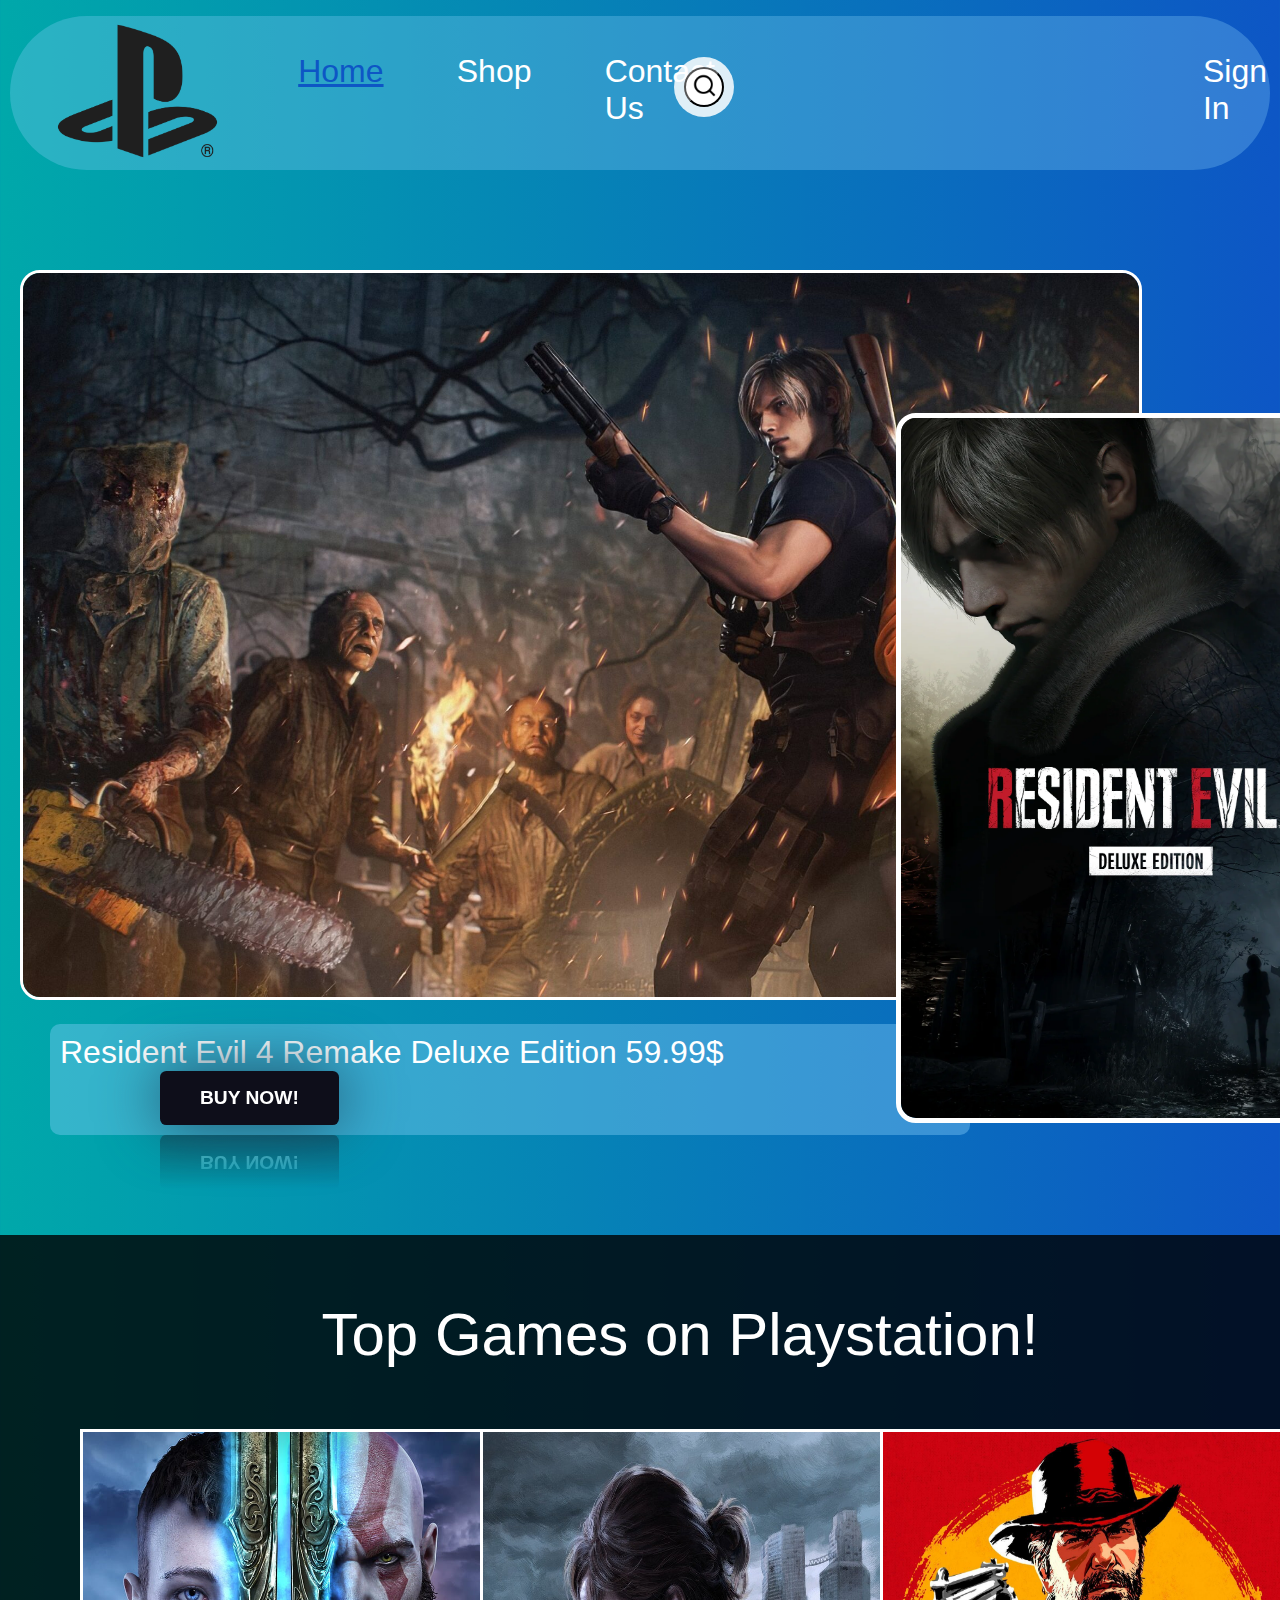
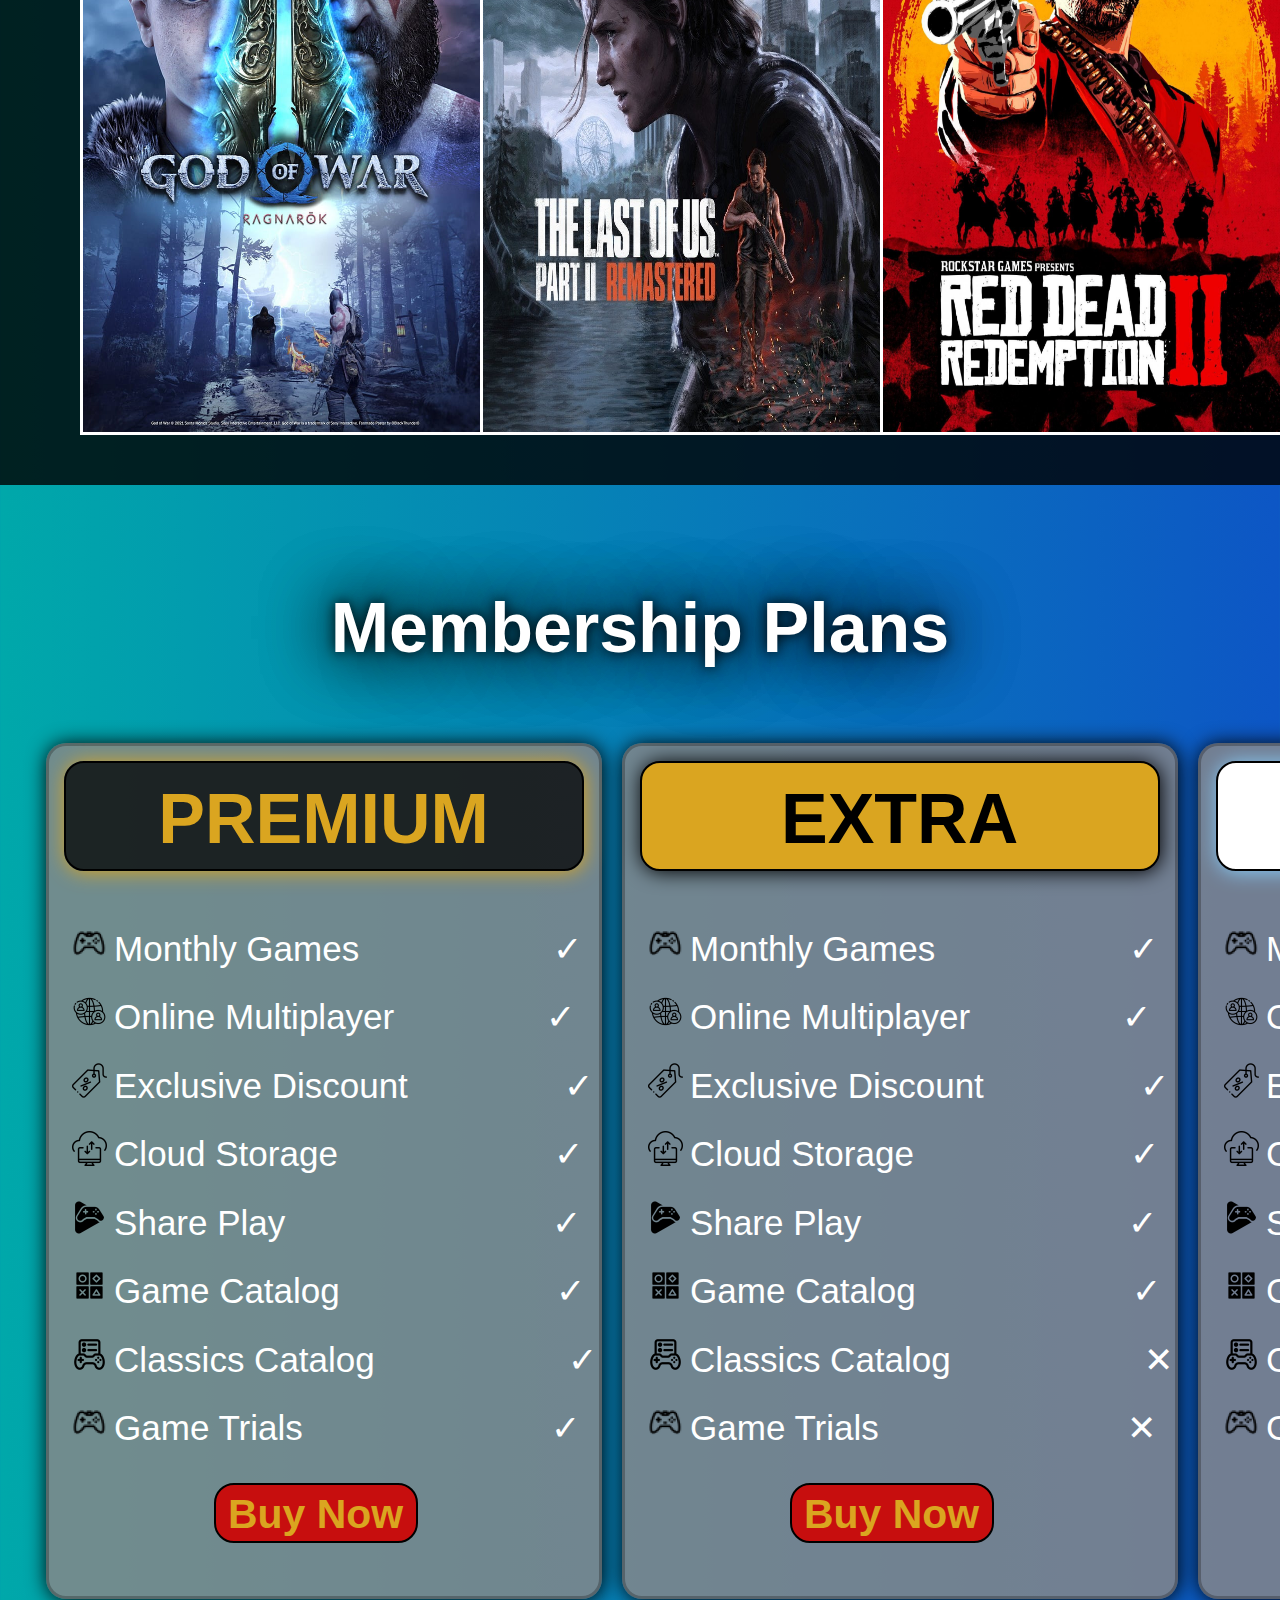
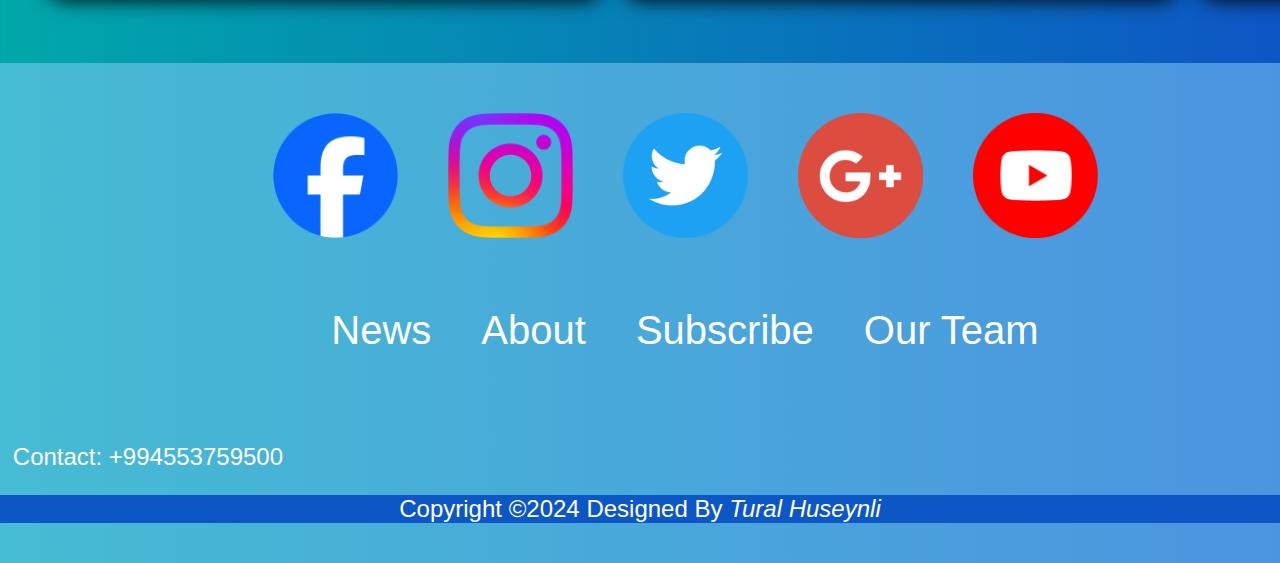
<file: index.html>
<!DOCTYPE html>
<html lang="en">
<head>
    <meta name="author" content="Tural Huseynli">
    <meta charset="UTF-8">
    <meta name="viewport" content="width=device-width, initial-scale=1.0">
    <link rel="stylesheet" href="style.css">
    <link rel="icon" type="image/x-icon" href="playstation.ico">
    <title>Playstation</title>
</head>
<body>
    <div class="first_body">
        <header>
            <div class="header">
                <ul class="ul_header">
                    <li><img class="playstation_logo" src="playstation-logo.png" alt=""></li>
                    <li class="header_elements home_li"><a href="index.html">Home</a></li>
                    <li class="header_elements shop_li"><a href="index3.html">Shop</a></li>
                    <li class="header_elements"><a >Contact Us</a></li>
                    <li class="header_elements button_sign_el"><a href="index2.html" class="button_sign">Sign In</a></li>
                    <li><img class="user_icon" src="user_icon.png" alt=""></li>
                </ul>
            </div>
        </header>
        
        <div class="searchBox">
            <input class="searchInput" type="text" name="" placeholder="Search">
            <button class="searchButton" href="#">
                <i class="material-icons"><img class="search_button_logo" src="search.png" alt=""></i>
            </button>
        </div>
        <div class="top_game">
            <div class="screen_div">
                <a href="" class="column col-xs-6">
                    <span class="text">
                        Survival is just the beginning.

                <br><br>Six years have passed since the biological disaster in Raccoon City.
                Agent Leon S. Kennedy, one of the survivors of the incident, has been sent to rescue the president’s kidnapped daughter.
                He tracks her to a secluded European village, where there is something terribly wrong with the locals.
                And the curtain rises on this story of daring rescue and grueling horror where life and death, terror and catharsis intersect.
                
                <br><br>Featuring modernized gameplay, a reimagined storyline, and vividly detailed graphics,
                Resident Evil 4 marks the rebirth of an industry juggernaut.
                
                <br><br>Relive the nightmare that revolutionized survival horror.
                </span>
                <img class="screen" src="Re4_screenshot.jpg" alt="">
                </a>
            </div>
            <div class="re4_img">
                <img class="re4" src="Re4.webp" alt="">
            </div>
            <div class="btn_div">
                <span>Resident Evil 4 Remake Deluxe Edition 59.99$</span>
                <button class="btn">
                    <a href="https://store.steampowered.com/app/2050650/Resident_Evil_4/">Buy Now!</a>
                </button>
            </div>
        </div>
        <div class="back_photos">
            <div class="top_sale"><p>Top Games on Playstation!</p></div>
            <div class="photos">
                <div class="larger1">
                    <img class="photo one_img" src="Gof.jpg" alt="">
                    <div class="txt_photo">Together, Kratos and Atreus venture deep into the Nine Realms in search of answers as Asgardian forces prepare for war. Along the way they will explore stunning, mythical landscapes, gather allies from across the realms and face fearsome enemies in the form of Norse gods and monsters.</div>
                </div>
                <div class="larger1">
                    <img class="photo two_img"  src="the_last_of_us_2.jpg" alt="">
                    <div class="txt_photo">Five years after their dangerous journey across the post-pandemic United States, Ellie and Joel have settled down in Jackson, Wyoming. Living amongst a thriving community of survivors has allowed them peace and stability, despite the constant threat of the infected and other, more desperate survivors.</div>
                </div>
                <div class="larger1">
                    <img class="photo three_img" src="rdr2.jpg" alt="">
                    <div class="txt_photo">America, 1899. The end of the wild west era has begun as lawmen hunt down the last remaining outlaw gangs. Those who will not surrender or succumb are killed.From the creators of Grand Theft Auto V and Red Dead Redemption, Red Dead Redemption 2 is an epic tale of life in America at the dawn of the modern age.</div>
                </div>
                <div class="larger1">
                    <img class="photo four_img" src="Uncharted4.webp" alt="">
                    <div class="txt_photo">Several years after his last adventure, retired fortune hunter, Nathan Drake, is forced back into the world of thieves. With the stakes much more personal, Drake embarks on a globe-trotting journey in pursuit of a historical conspiracy behind a fabled pirate treasure. </div>
                </div>
            </div>
        </div>
        <div class="m_plan"><h1>Membership Plans</h1></div>
        <div class="plan_membership">
            <div class="membership">
                <div class="premium_header">
                    <h1>PREMIUM</h1>
                </div>
                <div class="category">
                    <ul>
                        <li class="first_li">Monthly Games          <span>✓</span></li>
                        <li class="second_li">Online Multiplayer    <span>✓</span></li>
                        <li class="third_li">Exclusive Discount     <span>✓</span></li>
                        <li class="fourth_li">Cloud Storage         <span>✓</span></li>
                        <li class="fifth_li">Share Play             <span>✓</span></li>
                        <li class="sixth_li">Game Catalog           <span>✓</span></li>
                        <li class="seventh_li">Classics Catalog     <span>✓</span></li>
                        <li class="eightth_li">Game Trials          <span>✓</span></li>
                    </ul>
                </div>
                <div class="buy">
                    <h3>Buy Now</h3>
                </div>
            </div>
            <div class="membership">
                <div class="premium_header2">
                    <h1>EXTRA</h1>
                </div>
                <div class="category">
                    <ul>
                        <li class="first_li">Monthly Games          <span>✓</span></li>
                        <li class="second_li">Online Multiplayer    <span>✓</span></li>
                        <li class="third_li">Exclusive Discount     <span>✓</span></li>
                        <li class="fourth_li">Cloud Storage         <span>✓</span></li>
                        <li class="fifth_li">Share Play             <span>✓</span></li>
                        <li class="sixth_li">Game Catalog           <span>✓</span></li>
                        <li class="seventh_li">Classics Catalog     <span>✕</span></li>
                        <li class="eightth_li">Game Trials          <span>✕</span></li>
                    </ul>
                </div>
                <div class="buy">
                    <h3>Buy Now</h3>
                </div>
            </div>
            <div class="membership">
                <div class="premium_header3">
                    <h1>ESSENTIAL</h1>
                </div>
                <div class="category">
                    <ul>
                        <li class="first_li">Monthly Games          <span>✓</span></li>
                        <li class="second_li">Online Multiplayer    <span>✓</span></li>
                        <li class="third_li">Exclusive Discount     <span>✓</span></li>
                        <li class="fourth_li">Cloud Storage         <span>✓</span></li>
                        <li class="fifth_li">Share Play             <span>✕</span></li>
                        <li class="sixth_li">Game Catalog           <span>✕</span></li>
                        <li class="seventh_li">Classics Catalog     <span>✕</span></li>
                        <li class="eightth_li">Game Trials          <span>✕</span></li>
                    </ul>
                </div>
                <div class="buy">
                    <h3>Buy Now</h3>
                </div>
            </div>
        </div>
        <footer>
            <div class="footer_div">
                <div class="social_logo">
                    <ul class="social_ul">
                        <li><a href="https://www.facebook.com/tural.huseynli.7771"><img class="social_icon fb" src="Facebook.webp" alt=""></a></li>
                        <li><a href="https://www.instagram.com/th_huseynvv/"><img class="social_icon inst" src="Instagram.png" alt=""></a></li>
                        <li><a href="https://twitter.com/"><img class="social_icon twt" src="twitter.png" alt=""></a></li>
                        <li><a href="https://mail.google.com/mail/u/0/"><img class="social_icon ggl" src="Google+.png" alt=""></a></li>
                        <li><a href="https://www.youtube.com/"><img class="social_icon ytb" src="Youtube.png" alt=""></a></li>
                    </ul>
                    <ul class="social_ul">
                        <li><span>News</span></li>
                        <li><span>About</span></li>
                        <li><span>Subscribe</span></li>
                        <li><span>Our Team</span></li>
                    </ul>
                </div>
                <div class="phone_number">
                    <span>Contact: +994553759500</span>
                </div>
                <div class="copyright">
                    <p>Copyright ©2024 Designed By <span class="my_name">Tural Huseynli</span></p>
                </div>
            </div>
        </footer>
    </div>
</body>
</html>
</file>
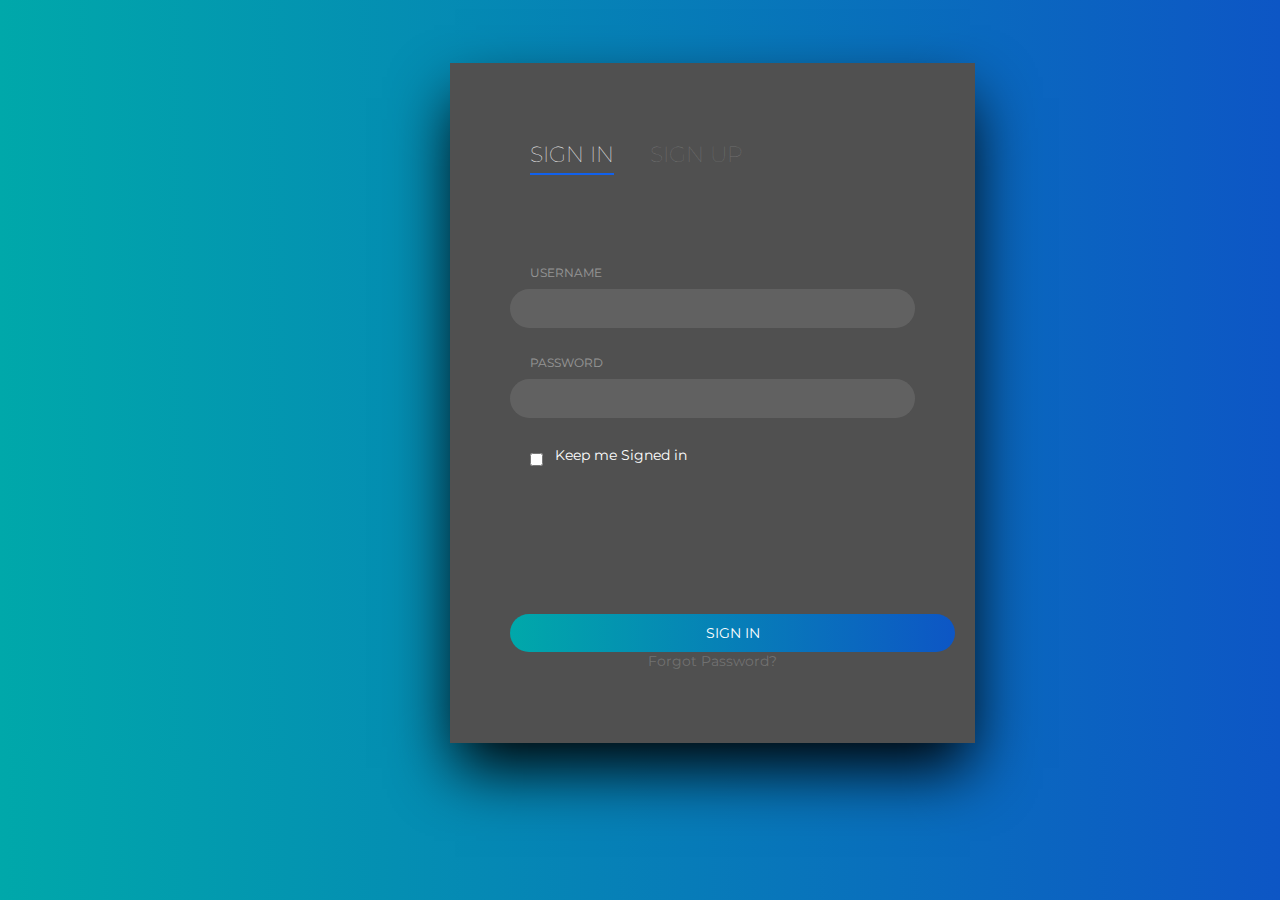
<file: index2.html>
<!DOCTYPE html>
<html lang="en">
<head>
    <meta name="author" content="Tural Huseynli">
    <meta charset="UTF-8">
    <meta name="viewport" content="width=device-width, initial-scale=1.0">
    <link rel="stylesheet" href="style2.css">
    <link rel="icon" type="image/x-icon" href="playstation.ico">
    <title>Playstation</title>
</head>
<body>
        <!--  -->
            <link href='https://fonts.googleapis.com/css?family=Montserrat' rel='stylesheet' type='text/css'>

        <div class="login">
        <h2 class="active"> sign in </h2>

        <h2 class="nonactive"> sign up </h2>
        <form>
            <input type="text" class="text" name="username">
            <span>username</span>
            <br>
            <br>
            <input type="password" class="text" name="password">
            <span>password</span>
            <br>
            <input type="checkbox" id="checkbox-1-1" class="custom-checkbox" />
            <label for="checkbox-1-1">Keep me Signed in</label>
            <a href="index.html" class="signin">Sign In</a>
            <a href="#">Forgot Password?</a>
        </form>

        </div>
        <!--  -->
</body>
</html>
</file>
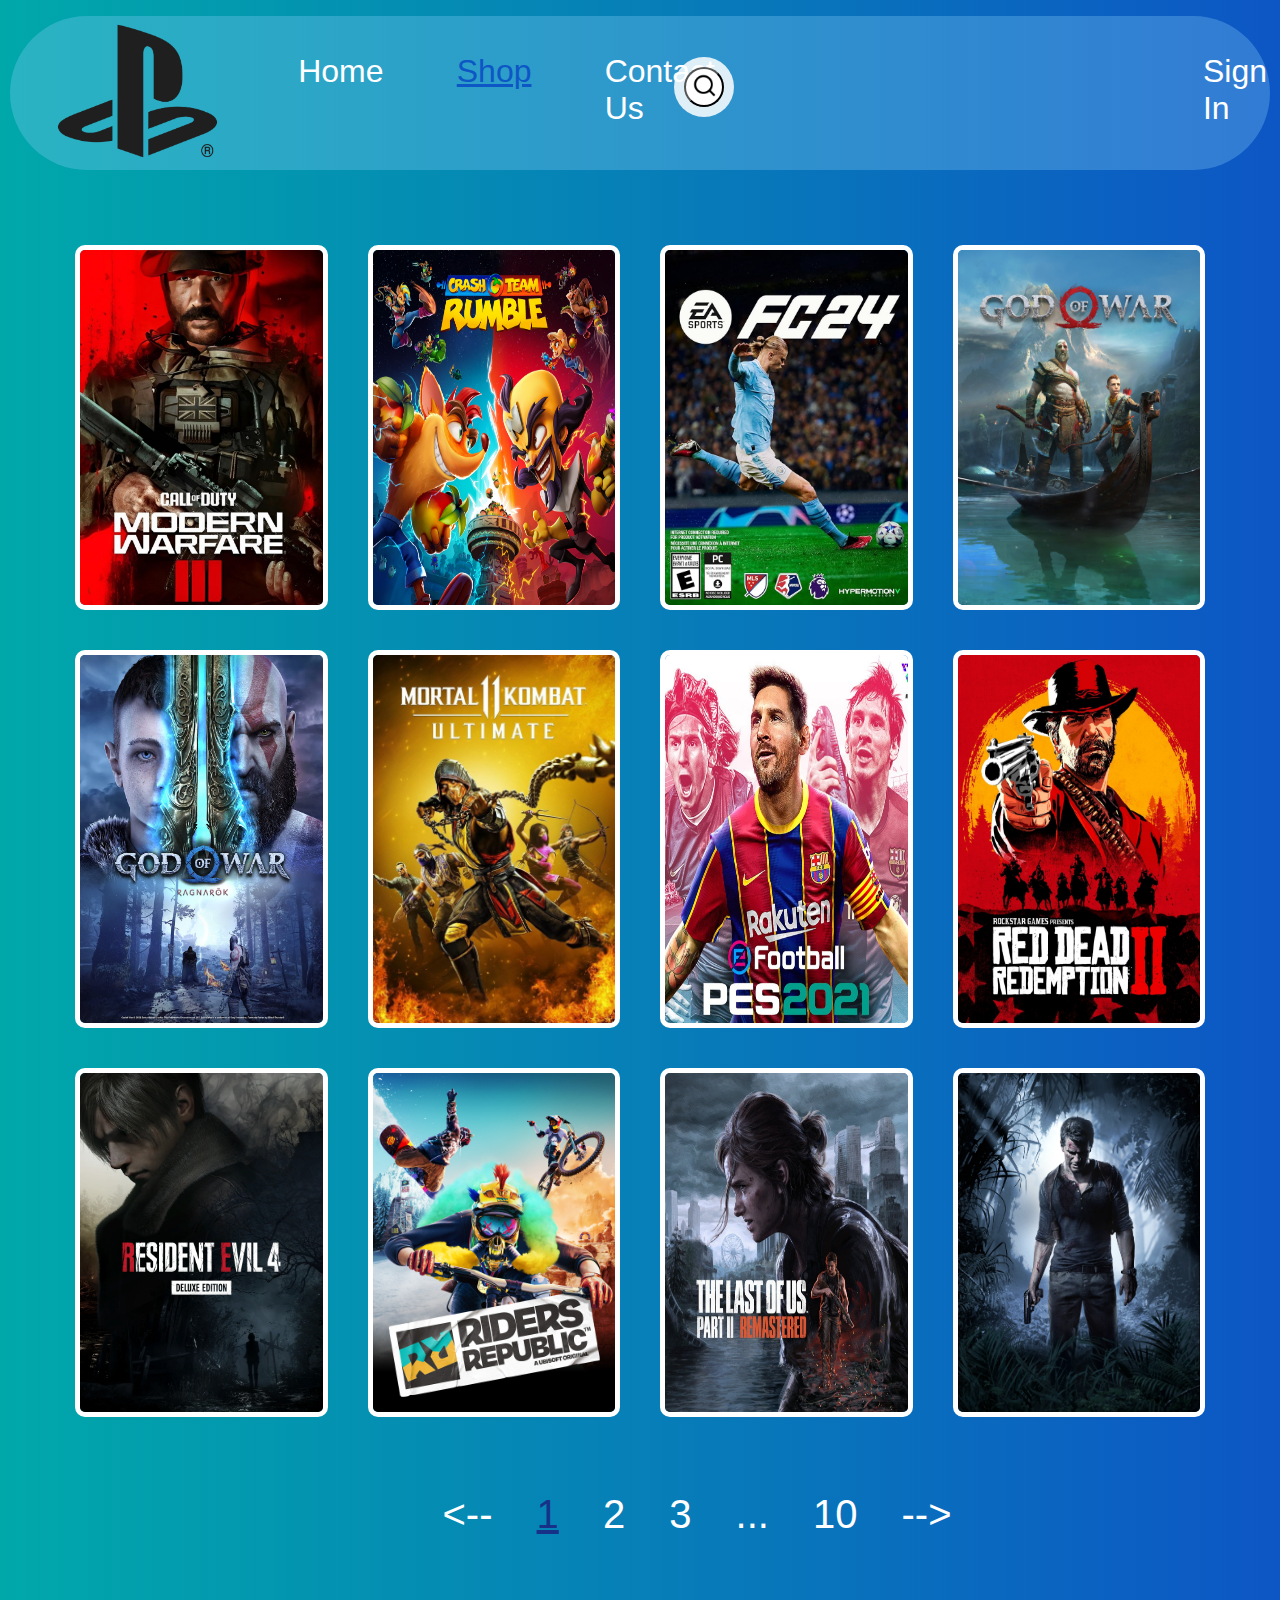
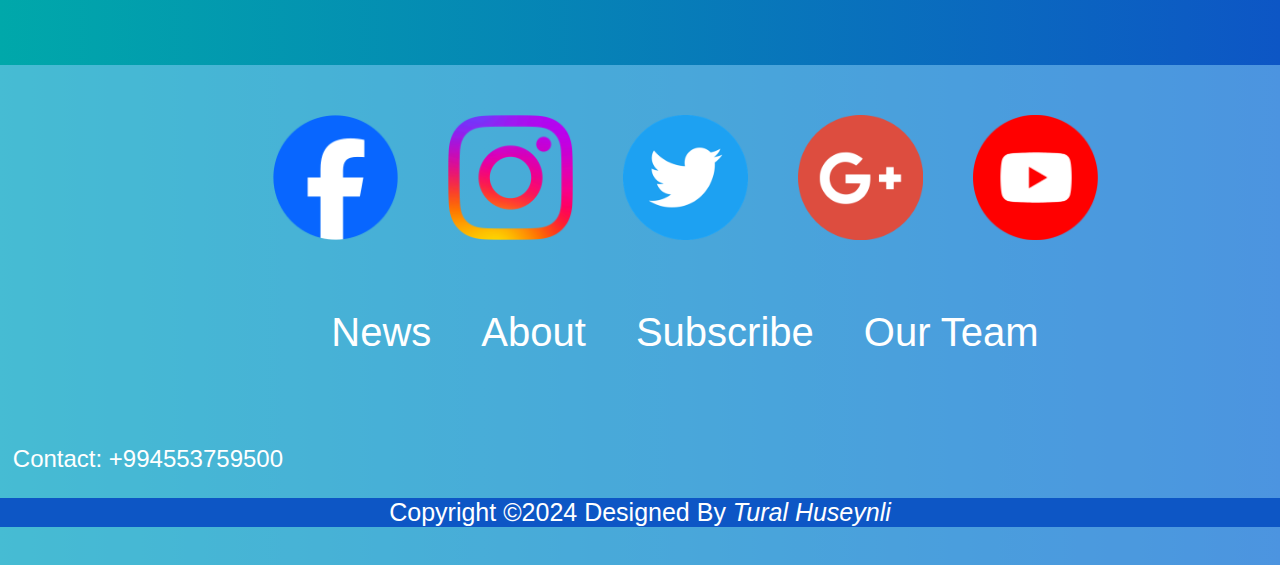
<file: index3.html>
<!DOCTYPE html>
<html lang="en">
<head>
    <meta name="author" content="Tural Huseynli">
    <meta charset="UTF-8">
    <meta name="viewport" content="width=device-width, initial-scale=1.0">
    <link rel="stylesheet" href="style3.css">
    <link rel="icon" type="image/x-icon" href="playstation.ico">
    <title>Playstation</title>
</head>
<body>
    <header>
        <div class="header">
            <ul class="ul_header">
                <li><img class="playstation_logo" src="playstation-logo.png" alt=""></li>
                <li class="header_elements home_li"><a href="index.html">Home</a></li>
                <li class="header_elements shop_li"><a href="index3.html">Shop</a></li>
                <li class="header_elements"><a >Contact Us</a></li>
                <li class="header_elements button_sign_el"><a href="index2.html" class="button_sign">Sign In</a></li>
                <li><img class="user_icon" src="user_icon.png" alt=""></li>
            </ul>
        </div>
    </header>
    <div class="searchBox">
        <input class="searchInput" type="text" name="" placeholder="Search">
        <button class="searchButton" href="#">
            <i class="material-icons"><img class="search_button_logo" src="search.png" alt=""></i>
        </button>
    </div>
    <!--  -->
    <div class="container">
        <div class="card">
            <div class="img-box">
                <img src="Shop elements/CODmw3.jpg" alt="">
            </div>
            <div class="content">
                <h2>Call Of Duty MW III<br><span>129.99 $</span></h2>
                <p>Call of Duty: Modern Warfare III is a 2023 first-person shooter video game developed by Sledgehammer Games and published by Activision.</p>
            </div>
        </div>
        <div class="card">
            <div class="img-box">
                <img src="Shop elements/crash.webp" alt="">
            </div>
            <div class="content">
                <h2>Crash Team Rumble<br><span>59.99 $</span></h2>
                <p>Crash is back in the driver’s seat! Get ready to go fur-throttle with Crash Team Racing Nitro-Fueled. It’s the authentic CTR experience plus a whole lot more</p>
            </div>
        </div>
        <div class="card">
            <div class="img-box">
                <img src="Shop elements/fc24.jpg" alt="">
            </div>
            <div class="content">
                <h2>EA FC 24<br><span>109.99 $</span></h2>
                <p>EA SPORTS FC 24 is a new era for The World’s Game: 19,000+ fully licensed players, 700+ teams, and 30+ leagues playing together in the most authentic football experience ever created.</p>
            </div>
        </div>
        <div class="card">
            <div class="img-box">
                <img src="Shop elements/GodofWar.jpg" alt="">
            </div>
            <div class="content">
                <h2>God of War<br><span>39.99 $</span></h2>
                <p>A difficult and unfamiliar road awaits as you explore a stunning retelling of a classic story. Join Kratos as he adventures through a deep and reflective journey of growth, violence and the desire to become a better man for the sake of his son. </p>
            </div>
        </div>
        <div class="card">
            <div class="img-box">
                <img src="Shop elements/Gof.jpg" alt="">
            </div>
            <div class="content">
                <h2>God of War Ragnarok <br><span>149.99 $</span></h2>
                <p>From Santa Monica Studio comes the sequel to the critically acclaimed God of War (2018). Kratos and Atreus must journey to each of the Nine Realms in search of answers as they prepare for the prophesied battle that will end the world.</p>
            </div>
        </div>
        <div class="card">
            <div class="img-box">
                <img src="Shop elements/mk11.jpg" alt="">
            </div>
            <div class="content">
                <h2>Mortal Kombat 11<br><span>99.99 $</span></h2>
                <p>The definitive MK11 experience! Take control of Earthrealm’s protectors in the game’s TWO critically acclaimed, time-bending Story Campaigns as they race to stop Kronika from rewinding time and rebooting history.</p>
            </div>
        </div>
        <div class="card">
            <div class="img-box">
                <img src="Shop elements/pes2021.webp" alt="">
            </div>
            <div class="content">
                <h2>PES 2021 <br>Season update<br><span>29.99 $</span></h2>
                <p>Celebrate 25 years of PES with the eFootball PES 2021 Season Update available at a special anniversary price!</p>
            </div>
        </div>
        <div class="card">
            <div class="img-box">
                <img src="Shop elements/rdr2.jpg" alt="">
            </div>
            <div class="content">
                <h2>Red Dead Redemption 2<br><span>139.99 $</span></h2>
                <p>America, 1899. The end of the wild west era has begun as lawmen hunt down the last remaining outlaw gangs. Those who will not surrender or succumb are killed.</p>
            </div>
        </div>
        <div class="card">
            <div class="img-box">
                <img src="Shop elements/Re4.webp" alt="">
            </div>
            <div class="content">
                <h2>Resident Evil 4 Remake<br><span>Exclusive off<br>59.99 $</span></h2>
                <p>Featuring modernized gameplay, a reimagined storyline, and vividly detailed graphics,
                    Resident Evil 4 marks the rebirth of an industry juggernaut.</p>
            </div>
        </div>
        <div class="card">
            <div class="img-box">
                <img src="Shop elements/Rider_mehemmed.jpg" alt="">
            </div>
            <div class="content">
                <h2>Riders Republic<br><span>29.99 $</span></h2>
                <p>Jump into the Riders Republic™ massive multiplayer playground! Grab your bike, skis, snowboard, or wingsuit and explore an open world sports paradise where the rules are yours to make or break.</p>
            </div>
        </div>
        <div class="card">
            <div class="img-box">
                <img src="Shop elements/the_last_of_us_2.jpg" alt="">
            </div>
            <div class="content">
                <h2>The Last of Us Part II<br><span>179.99 $</span></h2>
                <p>Experience the escalating moral conflicts created by Ellie’s relentless pursuit of vengeance. The cycle of violence left in her wake will challenge your notions of right versus wrong, good versus evil, and hero versus villain.</p>
            </div>
        </div>
        <div class="card">
            <div class="img-box">
                <img src="Shop elements/Uncharted4.webp" alt="">
            </div>
            <div class="content">
                <h2>Uncharted 4<br><span>69.99 $</span></h2>
                <p>Drake embarks on a globe-trotting journey in pursuit of a historical conspiracy behind a fabled pirate treasure. His greatest adventure will test his physical limits, his resolve, and ultimately what he’s willing to sacrifice to save the ones he loves.</p>
            </div>
        </div>
    </div>
    <div class="pages">
        <div class="pages_container">
            <ul>
                <li><a class="no_underline" href=""><--</a></li>
                <li><a class="first_page" href="index3.html">1</a></li>
                <li><a class="no_underline" href="index4.html">2</a></li>
                <li><a class="no_underline" href="index5.html">3</a></li>
                <li><a class="no_underline" href="">...</a></li>
                <li><a class="no_underline" href="">10</a></li>
                <li><a class="no_underline" href="index4.html">--></a></li>
            </ul>
        </div>
    </div>
    <!--  -->
    <footer>
        <div class="footer_div">
            <div class="social_logo">
                <ul class="social_ul">
                    <li><a href="https://www.facebook.com/tural.huseynli.7771"><img class="social_icon fb" src="Facebook.webp" alt=""></a></li>
                    <li><a href="https://www.instagram.com/th_huseynvv/"><img class="social_icon inst" src="Instagram.png" alt=""></a></li>
                    <li><a href="https://twitter.com/"><img class="social_icon twt" src="twitter.png" alt=""></a></li>
                    <li><a href="https://mail.google.com/mail/u/0/"><img class="social_icon ggl" src="Google+.png" alt=""></a></li>
                    <li><a href="https://www.youtube.com/"><img class="social_icon ytb" src="Youtube.png" alt=""></a></li>
                </ul>
                <ul class="social_ul">
                    <li><span>News</span></li>
                    <li><span>About</span></li>
                    <li><span>Subscribe</span></li>
                    <li><span>Our Team</span></li>
                </ul>
            </div>
            <div class="phone_number">
                <span>Contact: +994553759500</span>
            </div>
            <div class="copyright">
                <p>Copyright ©2024 Designed By <span class="my_name">Tural Huseynli</span></p>
            </div>
        </div>
    </footer>
</body>
</html>
</file>
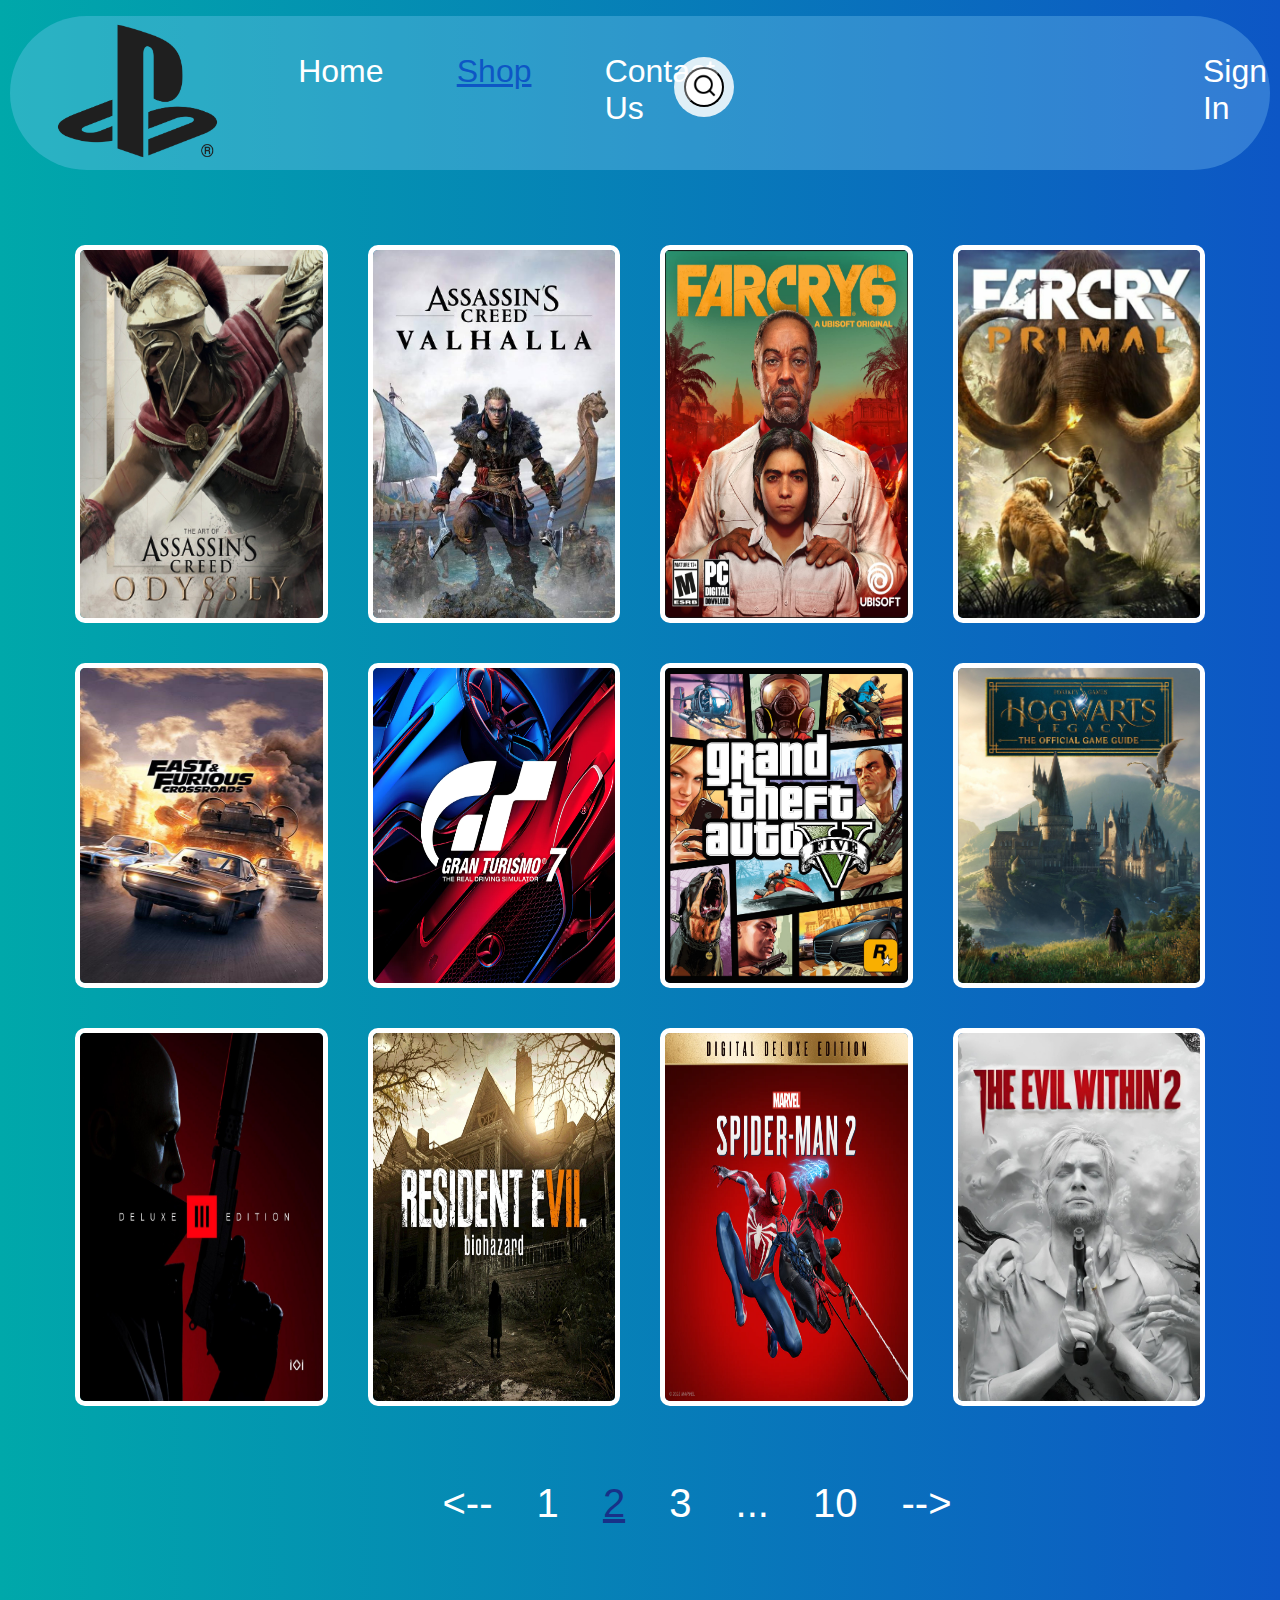
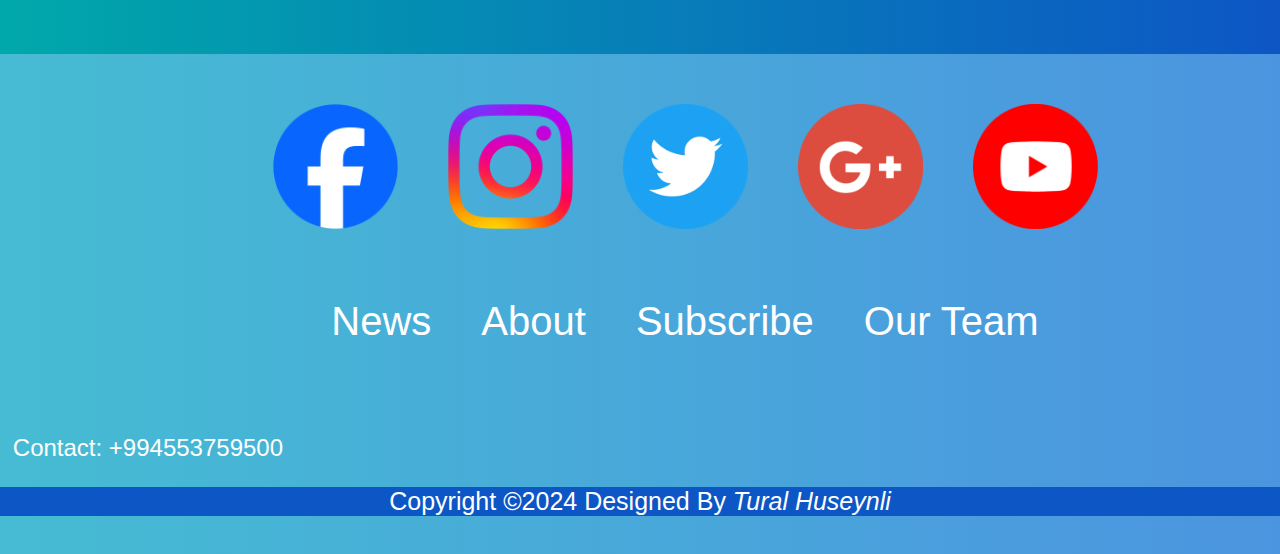
<file: index4.html>
<!DOCTYPE html>
<html lang="en">
<head>
    <meta name="author" content="Tural Huseynli">
    <meta charset="UTF-8">
    <meta name="viewport" content="width=device-width, initial-scale=1.0">
    <link rel="stylesheet" href="style3.css">
    <link rel="icon" type="image/x-icon" href="playstation.ico">
    <title>Playstation</title>
</head>
<body>
    <header>
        <div class="header">
            <ul class="ul_header">
                <li><img class="playstation_logo" src="playstation-logo.png" alt=""></li>
                <li class="header_elements home_li"><a href="index.html">Home</a></li>
                <li class="header_elements shop_li"><a href="index3.html">Shop</a></li>
                <li class="header_elements"><a >Contact Us</a></li>
                <li class="header_elements button_sign_el"><a href="index2.html" class="button_sign">Sign In</a></li>
                <li><img class="user_icon" src="user_icon.png" alt=""></li>
            </ul>
        </div>
    </header>
    <div class="searchBox">
        <input class="searchInput" type="text" name="" placeholder="Search">
        <button class="searchButton" href="#">
            <i class="material-icons"><img class="search_button_logo" src="search.png" alt=""></i>
        </button>
    </div>
    <!--  -->
    <div class="container">
        <div class="card">
            <div class="img-box">
                <img src="Shop elements 2/ACO.jpeg" alt="">
            </div>
            <div class="content">
                <h2>Assassin's Creed Odyssey<br><span>119.99 $</span></h2>
                <p>Embark on an odyssey to uncover the secrets of your past and change the fate of Ancient Greece. Experience seamless naval exploration, in a world that is constantly evolving and reacting as you play.</p>
            </div>
        </div>
        <div class="card">
            <div class="img-box">
                <img src="Shop elements 2/ACV.jpg" alt="">
            </div>
            <div class="content">
                <h2>Assassin's Creed Valhalla<br><span>139.99 $</span></h2>
                <p>Become a legendary Viking warrior raised on tales of battle and glory. Raid your enemies, grow your settlement, and build your political power in the quest to earn a place among the gods in Valhalla.</p>
            </div>
        </div>
        <div class="card">
            <div class="img-box">
                <img src="Shop elements 2/Far_cry6.jpg" alt="">
            </div>
            <div class="content">
                <h2>Far Cry 6<br><span>89.99 $</span></h2>
                <p>Anton Castillo played by Giancarlo Esposito is promising to return the island nation of Yara back to its former prosperity while he grooms his son Diego to become the next El Presidente.</p>
            </div>
        </div>
        <div class="card">
            <div class="img-box">
                <img src="Shop elements 2/Far_cry_primal.jpg" alt="">
            </div>
            <div class="content">
                <h2>Far Cry Primal<br><span>44.99 $</span></h2>
                <p>Welcome to the Stone Age, a time of extreme danger and limitless adventure, when giant mammoths and sabretooth tigers ruled the Earth, and humanity is at the bottom of the food chain.</p>
            </div>
        </div>
        <div class="card">
            <div class="img-box">
                <img src="Shop elements 2/Fast.jpg" alt="">
            </div>
            <div class="content">
                <h2>Fast and Furious Crossroads<br><span>59.99 $</span></h2>
                <p>Caught up in a dangerous world of organized crime.Their destinies collide with a cast of familiar faces who share the same adversary.</p>
            </div>
        </div>
        <div class="card">
            <div class="img-box">
                <img src="Shop elements 2/Gran_turismo7.webp" alt="">
            </div>
            <div class="content">
                <h2>Gran Turismo 7<br><span>99.99 $</span></h2>
                <p>Whether you’re a competitive livery designer or photographer – find your line with a staggering collection of game modes including fan-favorites like GT Campaign, Arcade and Driving School.</p>
            </div>
        </div>
        <div class="card">
            <div class="img-box">
                <img src="Shop elements 2/Gta5.jpg" alt="">
            </div>
            <div class="content">
                <h2>GTA V<br><span>39.99 $</span></h2>
                <p>Los Santos: a sprawling sun-soaked metropolis full of self-help gurus, starlets and fading celebrities now struggling to stay afloat in an era of economic uncertainty and cheap reality TV.</p>
            </div>
        </div>
        <div class="card">
            <div class="img-box">
                <img src="Shop elements 2/Harry.jpg" alt="">
            </div>
            <div class="content">
                <h2>Hogwarts Legacy<br><span>119.99 $</span></h2>
                <p>Hogwarts Legacy is an immersive, open-world action RPG set in the world first introduced in the Harry Potter books. Now you can take control of the action and be at the center of your own adventure in the wizarding world.</p>
            </div>
        </div>
        <div class="card">
            <div class="img-box">
                <img src="Shop elements 2/HITMAN-3-Deluxe-Edition.jpg" alt="">
            </div>
            <div class="content">
                <h2>Hitman 3<br><span>89.99 $</span></h2>
                <p>HITMAN 3 is the dramatic conclusion to the World of Assassination trilogy and takes players around the world on a globetrotting adventure to sprawling sandbox locations.</p>
            </div>
        </div>
        <div class="card">
            <div class="img-box">
                <img src="Shop elements 2/Re7.jpg" alt="">
            </div>
            <div class="content">
                <h2>Resident Evil 7<br><span>79.99 $</span></h2>
                <p>Fear and isolation seep through the walls of an abandoned southern farmhouse. “7” marks a new beginning for survival horror with the Isolated View of the visceral new first-person perspective.</p>
            </div>
        </div>
        <div class="card">
            <div class="img-box">
                <img src="Shop elements 2/Spider2.png" alt="">
            </div>
            <div class="content">
                <h2>Marvel's <br>Spider-Man 2<br><span>149.99 $</span></h2>
                <p>When a new villain threatens New York City, Peter Parker and Spider-Man’s worlds collide. To save the city and those he loves, he must rise up and be greater.</p>
            </div>
        </div>
        <div class="card">
            <div class="img-box">
                <img src="Shop elements 2/The_evil_W2.jpg" alt="">
            </div>
            <div class="content">
                <h2>The Evil Within 2<br><span>54.99 $</span></h2>
                <p>You are Detective Sebastian Castellanos and at your lowest point. But when given a chance to save your daughter</p>
            </div>
        </div>
    </div>
    <div class="pages">
        <div class="pages_container">
            <ul>
                <li><a class="no_underline" href="index3.html"><--</a></li>
                <li><a class="no_underline" href="index3.html">1</a></li>
                <li><a class="first_page" href="index4.html">2</a></li>
                <li><a class="no_underline" href="index5.html">3</a></li>
                <li><a class="no_underline" href="">...</a></li>
                <li><a class="no_underline" href="">10</a></li>
                <li><a class="no_underline" href="index5.html">--></a></li>
            </ul>
        </div>
    </div>
    <!--  -->
    <footer>
        <div class="footer_div">
            <div class="social_logo">
                <ul class="social_ul">
                    <li><a href="https://www.facebook.com/tural.huseynli.7771"><img class="social_icon fb" src="Facebook.webp" alt=""></a></li>
                    <li><a href="https://www.instagram.com/th_huseynvv/"><img class="social_icon inst" src="Instagram.png" alt=""></a></li>
                    <li><a href="https://twitter.com/"><img class="social_icon twt" src="twitter.png" alt=""></a></li>
                    <li><a href="https://mail.google.com/mail/u/0/"><img class="social_icon ggl" src="Google+.png" alt=""></a></li>
                    <li><a href="https://www.youtube.com/"><img class="social_icon ytb" src="Youtube.png" alt=""></a></li>
                </ul>
                <ul class="social_ul">
                    <li><span>News</span></li>
                    <li><span>About</span></li>
                    <li><span>Subscribe</span></li>
                    <li><span>Our Team</span></li>
                </ul>
            </div>
            <div class="phone_number">
                <span>Contact: +994553759500</span>
            </div>
            <div class="copyright">
                <p>Copyright ©2024 Designed By <span class="my_name">Tural Huseynli</span></p>
            </div>
        </div>
    </footer>
</body>
</html>
</file>
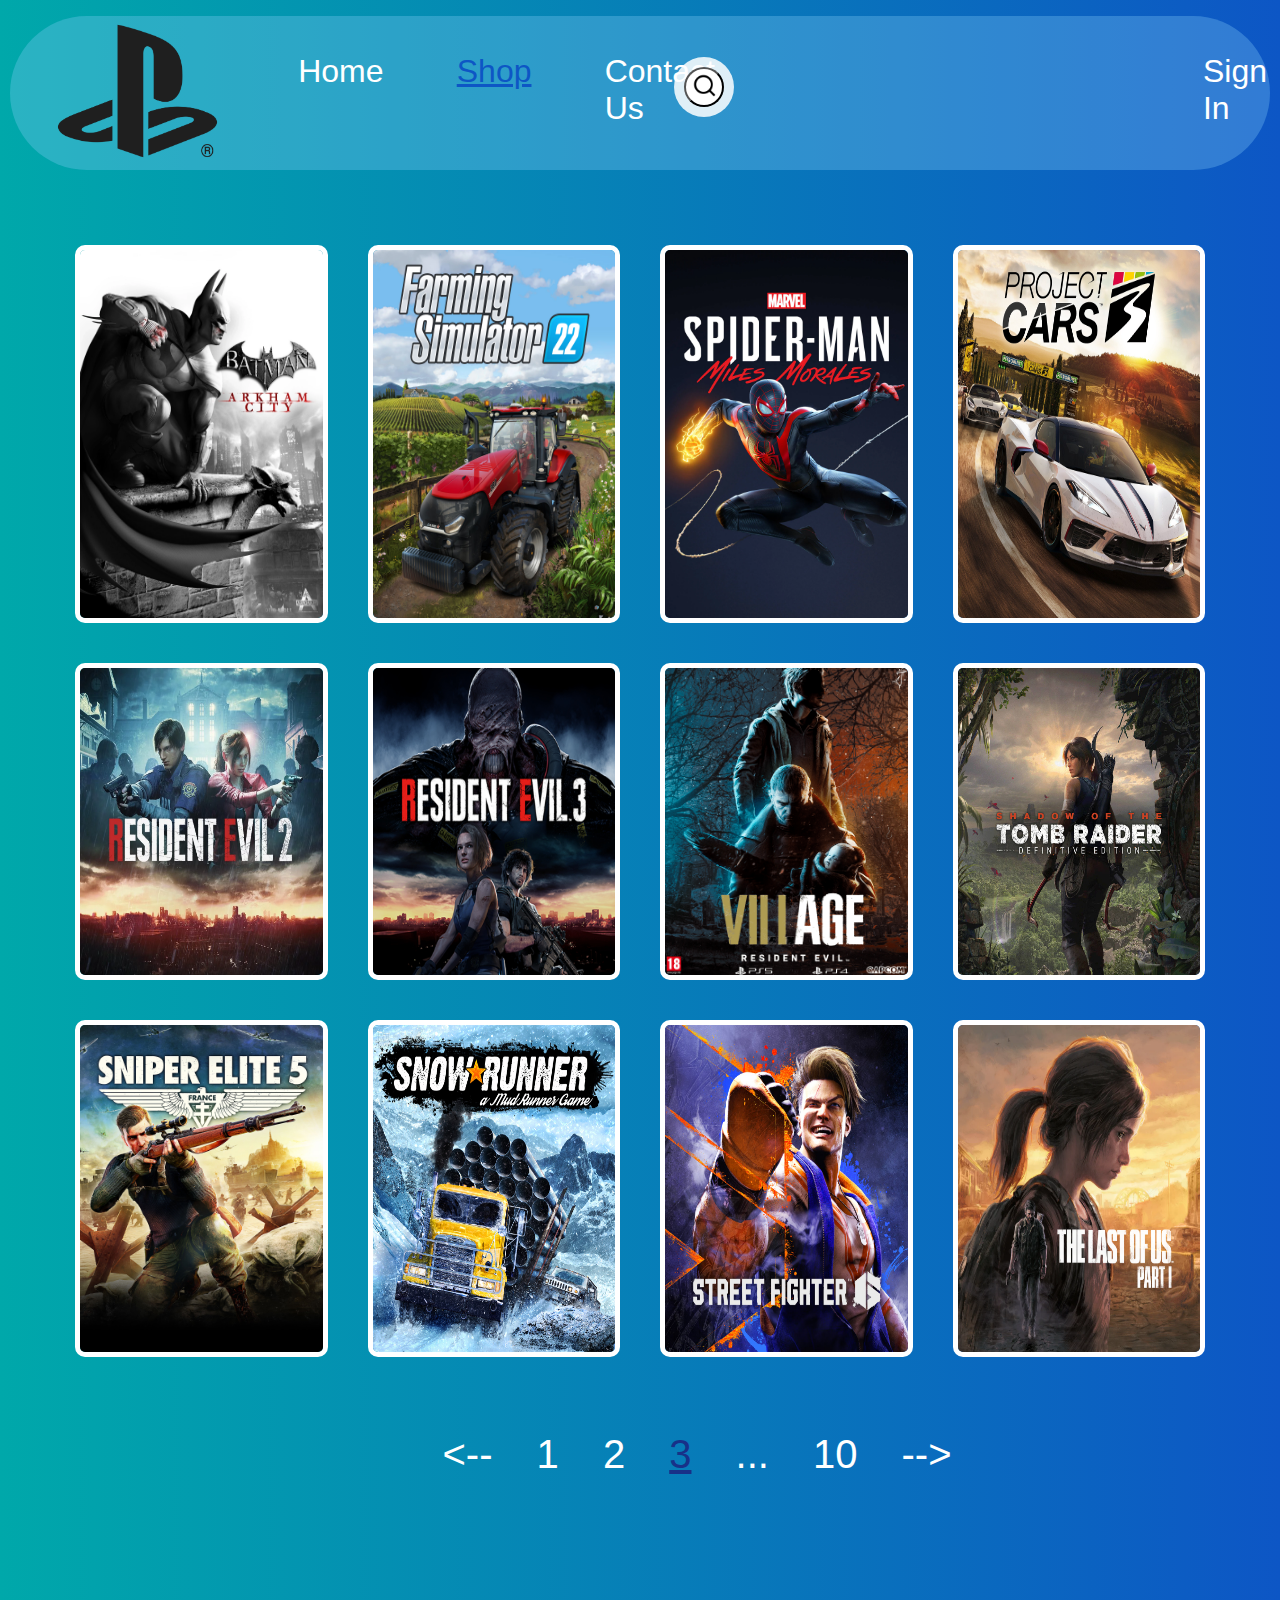
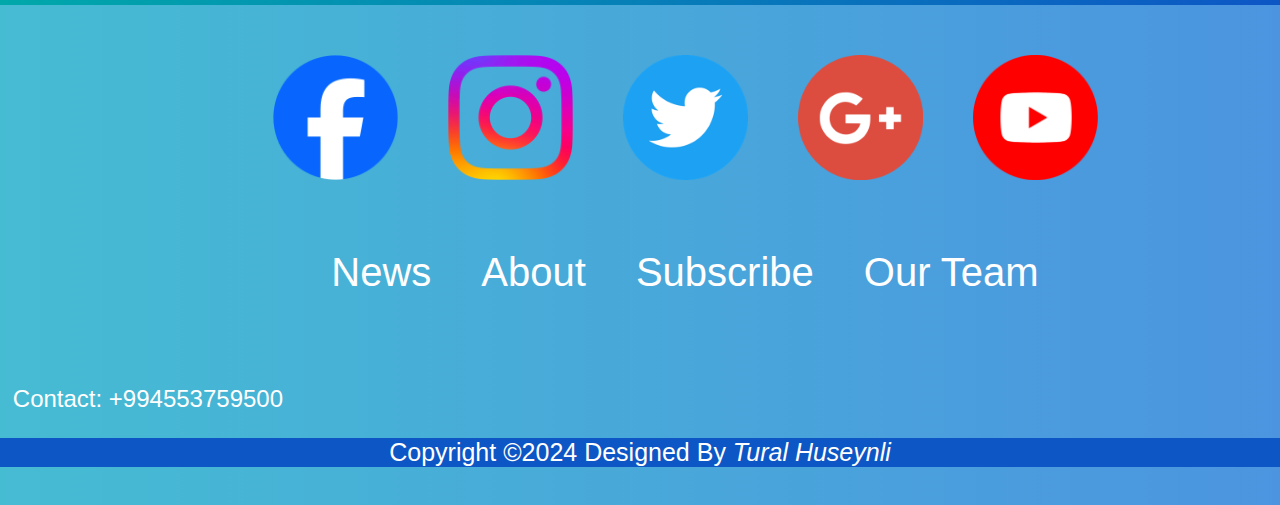
<file: index5.html>
<!DOCTYPE html>
<html lang="en">
<head>
    <meta name="author" content="Tural Huseynli">
    <meta charset="UTF-8">
    <meta name="viewport" content="width=device-width, initial-scale=1.0">
    <link rel="stylesheet" href="style3.css">
    <link rel="icon" type="image/x-icon" href="playstation.ico">
    <title>Playstation</title>
</head>
<body>
    <header>
        <div class="header">
            <ul class="ul_header">
                <li><img class="playstation_logo" src="playstation-logo.png" alt=""></li>
                <li class="header_elements home_li"><a href="index.html">Home</a></li>
                <li class="header_elements shop_li"><a href="index3.html">Shop</a></li>
                <li class="header_elements"><a >Contact Us</a></li>
                <li class="header_elements button_sign_el"><a href="index2.html" class="button_sign">Sign In</a></li>
                <li><img class="user_icon" src="user_icon.png" alt=""></li>
            </ul>
        </div>
    </header>
    <div class="searchBox">
        <input class="searchInput" type="text" name="" placeholder="Search">
        <button class="searchButton" href="#">
            <i class="material-icons"><img class="search_button_logo" src="search.png" alt=""></i>
        </button>
    </div>
    <!--  -->
    <div class="container">
        <div class="card">
            <div class="img-box">
                <img src="Shop elements 3/ArkhamCity.webp" alt="">
            </div>
            <div class="content">
                <h2>Batman Arkham City<br><span>39.99 $</span></h2>
                <p>Batman Arkham City builds upon the intense, atmospheric foundation of Batman: Arkham Asylum, sending players soaring into Arkham City</p>
            </div>
        </div>
        <div class="card">
            <div class="img-box">
                <img src="Shop elements 3/FS22.jpg" alt="">
            </div>
            <div class="content">
                <h2>Farming Simulator 22<br><span>19.99 $</span></h2>
                <p>Take on the role of a modern farmer! Agriculture, animal husbandry and forestry offer a huge variety of farming activities while you face the challenges of the four seasons, especially when winter sets in.</p>
            </div>
        </div>
        <div class="card">
            <div class="img-box">
                <img src="Shop elements 3/miles.webp" alt="">
            </div>
            <div class="content">
                <h2>Spider-Man <br>Miles Morales<br><span>159.99 $</span></h2>
                <p>In the latest adventure in the Marvel’s Spider-Man universe, teenager Miles Morales is adjusting to his new home while following in the footsteps of his mentor, Peter Parker, as a new Spider-Man.</p>
            </div>
        </div>
        <div class="card">
            <div class="img-box">
                <img src="Shop elements 3/pc3.jpg" alt="">
            </div>
            <div class="content">
                <h2>Project Cars 3<br><span>94.99 $</span></h2>
                <p>OWN YOUR JOURNEY
                    , 200+ elite-brand race & road cars
                    , 120+ global tracks
                    , Wide set of race conversion kits
                    , Race to earn Credits & XP
                    , Buy & own 100s of cars
                    , Upgrade cars with realistic performance parts
                </p>
            </div>
        </div>
        <div class="card">
            <div class="img-box">
                <img src="Shop elements 3/RE2.webp" alt="">
            </div>
            <div class="content">
                <h2>Resident Evil 2 Remake<br><span>84.99 $</span></h2>
                <p>In Resident Evil 2, the classic action, tense exploration, and puzzle solving gameplay that defined the Resident Evil series returns.</p>
            </div>
        </div>
        <div class="card">
            <div class="img-box">
                <img src="Shop elements 3/re3.jpg" alt="">
            </div>
            <div class="content">
                <h2>Resident Evil 3 Remake<br><span>84.99 $</span></h2>
                <p>Jill Valentine is one of the last remaining people in Raccoon City to witness the atrocities Umbrella performed. Umbrella unleashes their ultimate secret weapon.</p>
            </div>
        </div>
        <div class="card">
            <div class="img-box">
                <img src="Shop elements 3/Re8.png" alt="">
            </div>
            <div class="content">
                <h2>Resident Evil Village<br><span>99.99 $</span></h2>
                <p>Years after the tragic events of Resident Evil 7 biohazard, Ethan Winters has started over with his wife Mia, finally living in peace and putting the past behind them.</p>
            </div>
        </div>
        <div class="card">
            <div class="img-box">
                <img src="Shop elements 3/shadowtr.jpg" alt="">
            </div>
            <div class="content">
                <h2>Shadow of The Tomb Raider<br><span>79.99 $</span></h2>
                <p>Developed by Eidos Montreal and published by Square Enix, which was released in 2019.</p>
            </div>
        </div>
        <div class="card">
            <div class="img-box">
                <img src="Shop elements 3/sniper elite 5.jpg" alt="">
            </div>
            <div class="content">
                <h2>Sniper Elite 5<br><span>89.99 $</span></h2>
                <p>France, 1944 – As part of a covert US Rangers operation to weaken the Atlantikwall fortifications along the coast of Brittany, elite marksman Karl Fairburne makes contact with the French Resistance.</p>
            </div>
        </div>
        <div class="card">
            <div class="img-box">
                <img src="Shop elements 3/snowrunner.jpg" alt="">
            </div>
            <div class="content">
                <h2>Snowrunner<br><span>34.99 $</span></h2>
                <p>SnowRunner puts you in the driver’s seat of powerful vehicles as you conquer extreme open environments with the most advanced terrain simulation ever.</p>
            </div>
        </div>
        <div class="card">
            <div class="img-box">
                <img src="Shop elements 3/streetfighter6.jpg" alt="">
            </div>
            <div class="content">
                <h2>Street Fighter 6<br><span>149.99 $</span></h2>
                <p>Here comes Capcom’s newest challenger! Street Fighter™ 6 launches worldwide on June 2nd, 2023 and represents the next evolution of the series.</p>
            </div>
        </div>
        <div class="card">
            <div class="img-box">
                <img src="Shop elements 3/TLOU.webp" alt="">
            </div>
            <div class="content">
                <h2>The Last of Us Part 1<br><span>84.99 $</span></h2>
                <p>Winner of over 200 Game of the Year awards, The Last of Us has been rebuilt for the PlayStation4 system. Now featuring full 1080p</p>
            </div>
        </div>
    </div>
    <div class="pages">
        <div class="pages_container">
            <ul>
                <li><a class="no_underline" href="index4.html"><--</a></li>
                <li><a class="no_underline" href="index3.html">1</a></li>
                <li><a class="no_underline" href="index4.html">2</a></li>
                <li><a class="first_page" href="index5.html">3</a></li>
                <li><a class="no_underline" href="">...</a></li>
                <li><a class="no_underline" href="">10</a></li>
                <li><a class="no_underline" href="">--></a></li>
            </ul>
        </div>
    </div>
    <!--  -->
    <footer>
        <div class="footer_div">
            <div class="social_logo">
                <ul class="social_ul">
                    <li><a href="https://www.facebook.com/tural.huseynli.7771"><img class="social_icon fb" src="Facebook.webp" alt=""></a></li>
                    <li><a href="https://www.instagram.com/th_huseynvv/"><img class="social_icon inst" src="Instagram.png" alt=""></a></li>
                    <li><a href="https://twitter.com/"><img class="social_icon twt" src="twitter.png" alt=""></a></li>
                    <li><a href="https://mail.google.com/mail/u/0/"><img class="social_icon ggl" src="Google+.png" alt=""></a></li>
                    <li><a href="https://www.youtube.com/"><img class="social_icon ytb" src="Youtube.png" alt=""></a></li>
                </ul>
                <ul class="social_ul">
                    <li><span>News</span></li>
                    <li><span>About</span></li>
                    <li><span>Subscribe</span></li>
                    <li><span>Our Team</span></li>
                </ul>
            </div>
            <div class="phone_number">
                <span>Contact: +994553759500</span>
            </div>
            <div class="copyright">
                <p>Copyright ©2024 Designed By <span class="my_name">Tural Huseynli</span></p>
            </div>
        </div>
    </footer>
</body>
</html>
</file>
<file: style.css>
body{
    font-family: 'Gill Sans', 'Gill Sans MT', Calibri, 'Trebuchet MS', sans-serif;
    color: white;
    background: linear-gradient(270deg, #0d56c5, #00A8AA);
    padding: 0;
    margin: 0;
    width: 100%;
}

header{
    margin: 10px;
    background-color: rgba(135, 206, 250, 0.308);
    border-radius: 200px;
}

.playstation_logo{
    width: 175px;
    height: 150px;
}
.searchBox {
    position: absolute;
    top: 3%;
    left: 55%;
    transform:  translate(-50%,50%);
    background: #ffffffd8;
    height: 40px;
    border-radius: 40px;
    padding: 10px;

}

.searchBox:hover > .searchInput {
    width: 240px;
    padding: 0 6px;
}

.searchBox:hover > .searchButton {
  background: white;
  color : #2f3640;
}

.searchButton {
    color: rgb(255, 255, 255);
    float: right;
    width: 40px;
    height: 40px;
    border-radius: 50%;
    background: white;
    display: flex;
    justify-content: center;
    align-items: center;
    transition: 0.4s;
}

.searchInput {
    border:none;
    background: none;
    outline:none;
    float:left;
    padding: 0;
    color: rgb(0, 0, 0);
    font-size: 16px;
    transition: 0.4s;
    line-height: 40px;
    width: 0px;
}

.search_button_logo{
    width: 25px;
    height: 25px;
}

.header{
    position: relative;
}

.ul_header {
    display: flex;
    list-style-type: none;
}

.header_elements {
    margin-top: 3%;
    font-size: xx-large;
    margin-left: 6%;
    transition: text-decoration 0.3s ease, transform 0.3s ease;
}

.header_elements:hover{
    transform: scale(1.1);
    text-decoration: underline white;
}

.button_sign {
    color: white;
    text-decoration: none;
    font-size: xx-large;
    cursor: pointer;
}

.button_sign_el{
    margin-left: 40%;
}

.user_icon{
    margin-top: 30%;
    margin-left: 85%;
    width: 90px;
    height: 90px;
}

a{
    cursor: pointer;
}

.re4 {
    width: 500px;
    height: 700px;
    border-radius: 20px;
    border: 5px solid rgb(255, 255, 255);
}

.re4_img{
    position: absolute;
    left: 70%;
    bottom: 1%;
}

.top_game{
    position: relative;
}

.screen{
    border: 3px solid white;
    width: 90%;
    border-radius: 20px;
}
.screen_div{
    position: relative;
    margin: 20px;
    margin-top: 100px;
}

.btn {
    margin-left: 100px;
    font-size: 1.2rem;
    padding: 1rem 2.5rem;
    border: none;
    outline: none;
    border-radius: 0.4rem;
    cursor: pointer;
    text-transform: uppercase;
    background-color: rgb(14, 14, 26);
    color: rgb(234, 234, 234);
    font-weight: 700;
    transition: 0.6s;
    box-shadow: 0px 0px 60px #1f4c65;
    -webkit-box-reflect: below 10px linear-gradient(to bottom, rgba(0,0,0,0.0), rgba(0,0,0,0.4));
}
.btn a{
    color: white;
    text-decoration: none;
}

.btn:active {
    scale: 0.92;
}
  
.btn:hover {
    background: rgb(2,29,78);
    background: linear-gradient(270deg, rgba(2, 29, 78, 0.681) 0%, rgba(31, 215, 232, 0.873) 60%);
    color: rgb(4, 4, 38);
}

.btn_div{
    padding: 10px;
    width: 900px;
    border-radius: 10px;
    background-color: rgba(135, 206, 250, 0.397);
    margin-left: 50px;
    color: white;
    font-family: 'Gill Sans', 'Gill Sans MT', Calibri, 'Trebuchet MS', sans-serif;
    font-size: xx-large;
}
.back_photos{
    background: rgba(0, 0, 0, 0.805);
    height: 850px;
}

.photos{
    margin-left: 80px;
    display: grid;
    grid-template-columns: repeat(4, 1fr);
}

.photo {
    border: 3px solid white;
    width: 400px;
    height: 600px;
}

.top_sale{
    text-align: center;
    padding-top: 5px;
    margin-top: 100px;
    margin-left: 80px;
    font-size: 60px;
}
.top_sale p{
    font-size: 60px;
}

.column {
	position: relative;
}
.column .text {
	position: absolute;
    left: 35%;
    margin-top: 600px;
	transform: translate(-50%, -50%);
	z-index: 10;
	opacity: 0;
	transition: all 0.8s ease;
    font-size: 40px;
    color: rgb(255, 255, 255);
    font-family: 'Gill Sans', 'Gill Sans MT', Calibri, 'Trebuchet MS', sans-serif;
    text-shadow: 0em 0em 1em black, 0 0 1em blue, 0 0 0.2em blue;
}
.column .text h1 {
	margin: 0;
	color: white;
    background-color: rgba(38, 38, 38, 0.699);
}
.column:hover .text {
	opacity: 1;
}
.column:hover img {
    filter: sepia(90%);
}

.txt_photo{
    text-shadow: 1px 1px 50px rgb(0, 0, 0);
    font-size: 21px;
    opacity: 0;
    position: relative;
    left: 3%;
    top: -37%;
    width: 380px;
    text-align: center;
    transition: opacity 0.4s ease;
    background-color: rgba(47, 54, 64, 0.507);
}

.photo:hover + .txt_photo{
    opacity: 100%;
    backdrop-filter: blur(5px);
}
.txt_photo:hover{
    opacity: 100%;
    backdrop-filter: blur(5px);
}

.photo{
    transition: filter 1s ease;
}
.larger1{
    width: 400px;
    height: 600px;
    transition: transform 1s ease;
}

.larger1:hover{
    box-shadow: 1px 1px 30px rgb(77, 176, 209);
    transform: scale(1.1);
}

.membership{
    margin-left: 20px;
    font-size: 35px;
    position: relative;
    margin-top: 5%;
    width: 550px;
    height: 850px;
    background: rgba(137, 135, 135, 0.815);
    border: 3px solid rgba(30, 29, 29, 0.312);
    box-shadow: 1px 1px 20px black;
    border-radius: 20px;
}

.premium_header{
    border: 2px solid black;
    box-shadow: 1px 1px 20px goldenrod;
    margin: 15px;
    height: 100px;
    border-radius: 20px;
    background: rgba(0, 0, 0, 0.747);
    text-align: center;
    padding-top: 1%;
}

.premium_header h1{
    color: goldenrod;
    margin-top: 10px;
}

.category{
    margin-top: 10%;
}

.category li{
    margin: 5%;
}
.first_li{
    list-style-image: url(gaming.png);
}
.second_li{
    list-style-image: url(online_multiplayer.png);
}
.third_li{
    list-style-image: url(discount.png);
}
.fourth_li{
    list-style-image: url(cloud_storage.png);
}
.fifth_li{
    list-style-image: url(share_play.png);
}
.sixth_li{
    list-style-image: url(game_catalog.png);
}
.seventh_li{
    list-style-image: url(classics.png);
}
.eightth_li{
    list-style-image: url(gaming.png);
}

.first_li span{
    position: relative;
    left: 40%;
}
.second_li span{
    position: relative;
    left: 31%;
}
.third_li span{
    position: relative;
    left: 32%;
}
.fourth_li span{
    position: relative;
    left: 45%;
}
.fifth_li span{
    position: relative;
    left: 56%;
}
.sixth_li span{
    position: relative;
    left: 45%;
}
.seventh_li span{
    position: relative;
    left: 40%;
}
.eightth_li span{
    position: relative;
    left: 52%;
}

.plan_membership{
    display: grid;
    grid-template-columns: repeat(3, 1fr);
    margin-left: 2%;
}

.premium_header2{
    border: 2px solid black;
    box-shadow: 1px 1px 20px black;
    margin: 15px;
    height: 100px;
    border-radius: 20px;
    background: goldenrod;
    text-align: center;
    padding-top: 1%;
}
.premium_header2 h1{
    color: black;
    margin-top: 10px;
}

.premium_header3{
    border: 2px solid black;
    box-shadow: 1px 1px 20px lightskyblue;
    margin: 15px;
    height: 100px;
    border-radius: 20px;
    background: white;
    text-align: center;
    padding-top: 1%;
}
.premium_header3 h1{
    color: black;
    margin-top: 10px;
}

.buy{
    width: 200px;
    border: 2px solid black;
    /* box-shadow: 1px 1px 20px goldenrod; */
    margin: 15px;
    height: 50px;
    border-radius: 20px;
    background: rgb(199, 14, 14);
    text-align: center;
    padding-top: 1%;
    margin-left: 30%;
    transition: transform 0.5s ease, box-shadow 0.5s ease;
}

.buy:hover{
    transform: scale(1.1);
    box-shadow: 1px 1px 20px goldenrod;;
}

.buy h3{
    color: goldenrod;
    margin-top: 0;
}

.m_plan{
    margin-top: 8%;
    text-align: center;
}
.m_plan h1{
    font-size: 70px;
    text-shadow: 0em 0em 1em black, 0 0 1em rgb(0, 0, 0), 0 0 0.2em rgb(0, 0, 0);
}

.membership{
    transition: transform 1s ease;
}
.membership:hover{
    transform: scale(1.1);
    cursor: pointer;
}
.footer_div{
    margin-top: 5%;
    background: rgba(135, 206, 250, 0.517);
    width: 100%;
    height: 500px;
}
.social_ul{
    display: flex;
    list-style-type: none;
    justify-content: center;
    padding-top: 50px;
}

.social_icon{
    width: 125px;
    height: 125px;
    margin-left: 50px;
}

.social_ul span{
    cursor: pointer;
    font-size: 40px;
    margin-left: 50px;
}

.social_ul li{
    transition: transform 0.3s ease;
}

.social_ul li:hover{
    transform: scale(1.1);
}

.social_ul span:hover{
    text-decoration: underline;
}

.my_name{
    font-style: italic;
}

.copyright{
    font-size: x-large;
    background: #0d56c5;
    text-align: center;
    margin-top: 1%;
}
.phone_number{
    margin-top: 7%;
    margin-left: 1%;
    font-size: x-large;
}
.home_li a{
    text-decoration: none;
    color: #0d56c5;
}

.home_li{
    text-decoration: underline;
    color: #0d56c5;
    transition: text-decoration 0.3s ease, transform 0.3s ease;
}

.home_li:hover{
    transform: scale(1.1);
    text-decoration: underline #0d56c5;
}

.shop_li a{
    text-decoration: none;
    color: white;
}
</file>
<file: style2.css>
body,
.signin {
  background-color: #d3d3d3;
  font-family: 'Montserrat', sans-serif;
  color: #fff;
  font-size: 14px;
  background: linear-gradient(270deg, #0d56c5, #00A8AA);
}


.login {
  position: relative;
  height: 560px;
  width: 405px;
  margin-top: 5%;
  margin-left: 35%;  
  padding: 60px 60px;
  background: url(https://picsum.photos/id/1004/5616/3744) no-repeat   center center #505050;   
  background-size: cover;
  box-shadow: 0px 30px 60px -5px #000;
}

form {
  padding-top: 80px;
}

.active {
  border-bottom: 2px solid #1161ed;
}

.nonactive {
  color: rgba(255, 255, 255, 0.2);
}

h2 {
  padding-left: 12px;
  font-size: 22px;
  text-transform: uppercase;
  padding-bottom: 5px;
  display: inline-block;
  font-weight: 100;
}

h2:first-child {
  padding-left: 0px;
}

span {
  text-transform: uppercase;
  font-size: 12px;
  opacity: 0.4; 
  display: inline-block;
  position: relative;
  top: -65px;
  transition: all 0.5s ease-in-out;
}

.text {
  border: none;
  width: 89%;
  padding: 10px 20px;
  display: block;
  height: 15px;
  border-radius: 20px;
  background: rgba(255, 255, 255, 0.1);
  border: 2px solid rgba(255, 255, 255, 0);
  overflow: hidden;
  margin-top: 15px;
  transition: all 0.5s ease-in-out;
}

.text:focus {
  outline: 0;
  border: 2px solid rgba(255, 255, 255, 0.5);
  border-radius: 20px;
  background: rgba(0, 0, 0, 0);
}

.text:focus + span {
  opacity: 0.6;
}

input{
  font-family: 'Montserrat', sans-serif;
  color: #fff;
}



input {
  display: inline-block;
  padding-top: 20px;
  font-size: 14px;
}

h2,
span,
.custom-checkbox {
  margin-left: 20px;
}

.custom-checkbox {
  background-color: rgba(255, 255, 255, 0.1);
  padding: 8px;
  border-radius: 2px;
  display: inline-block;
  position: relative;
  top: 6px;
}

.custom-checkbox:checked {
  background-color: rgba(17, 97, 237, 1);
}

.custom-checkbox:checked:after {
  content: '\2714';
  font-size: 10px;
  position: absolute;
  top: 1px;
  left: 4px;
  color: #fff;
}

.custom-checkbox:focus {
  outline: none;
}

label {
  display: inline-block;
  padding-top: 10px;
  padding-left: 5px;
}

.signin {
  background-color: #1161ed;
  color: #FFF;
  width: 100%;
  padding: 10px 20px;
  display: block;
  border-radius: 20px;
  margin-top: 30px;
  transition: all 0.5s ease-in-out;
  border: none;
  text-transform: uppercase;
}

.signin:hover {
  background: #4082f5;
  box-shadow: 0px 4px 35px -5px #4082f5;
  cursor: pointer;
}

.signin:focus {
  outline: none;
}



a {
  text-align: center;
  display: block;
  top: 120px;
  position: relative;
  text-decoration: none;
  color: rgba(255, 255, 255, 0.2);
}
</file>
<file: style3.css>
body{
    font-family: 'Gill Sans', 'Gill Sans MT', Calibri, 'Trebuchet MS', sans-serif;
    color: white;
    background: linear-gradient(270deg, #0d56c5, #00A8AA);
    padding: 0;
    margin: 0;
    width: 100%;
}

header{
    margin: 10px;
    background-color: rgba(135, 206, 250, 0.308);
    border-radius: 200px;
}

.playstation_logo{
    width: 175px;
    height: 150px;
}
.searchBox {
    position: absolute;
    top: 3%;
    left: 55%;
    transform:  translate(-50%,50%);
    background: #ffffffd8;
    height: 40px;
    border-radius: 40px;
    padding: 10px;

}

.searchBox:hover > .searchInput {
    width: 240px;
    padding: 0 6px;
}

.searchBox:hover > .searchButton {
  background: white;
  color : #2f3640;
}

.searchButton {
    color: rgb(255, 255, 255);
    float: right;
    width: 40px;
    height: 40px;
    border-radius: 50%;
    background: white;
    display: flex;
    justify-content: center;
    align-items: center;
    transition: 0.4s;
}

.searchInput {
    border:none;
    background: none;
    outline:none;
    float:left;
    padding: 0;
    color: rgb(0, 0, 0);
    font-size: 16px;
    transition: 0.4s;
    line-height: 40px;
    width: 0px;
}

.search_button_logo{
    width: 25px;
    height: 25px;
}

.header{
    position: relative;
}

.ul_header {
    display: flex;
    list-style-type: none;
}

.header_elements {
    margin-top: 3%;
    font-size: xx-large;
    margin-left: 6%;
    transition: text-decoration 0.3s ease, transform 0.3s ease;
}

.header_elements:hover{
    transform: scale(1.1);
    text-decoration: underline white;
}

.button_sign {
    color: white;
    text-decoration: none;
    font-size: xx-large;
    cursor: pointer;
}

.button_sign_el{
    margin-left: 40%;
}

.user_icon{
    margin-top: 30%;
    margin-left: 85%;
    width: 90px;
    height: 90px;
}

a{
    cursor: pointer;
}

.shop_li a{
    text-decoration: none;
    color: #0d56c5;
}
.home_li a{
    text-decoration: none;
    color: white;
}

.shop_li{
    text-decoration: underline;
    color: #0d56c5;
    transition: text-decoration 0.3s ease, transform 0.3s ease;
}

.shop_li:hover{
    transform: scale(1.1);
    text-decoration: underline #0d56c5;
}

.footer_div{
    margin-top: 10%;
    background: rgba(135, 206, 250, 0.517);
    width: 100%;
    height: 500px;
}
.social_ul{
    display: flex;
    list-style-type: none;
    justify-content: center;
    padding-top: 50px;
}

.social_icon{
    width: 125px;
    height: 125px;
    margin-left: 50px;
}

.social_ul span{
    cursor: pointer;
    font-size: 40px;
    margin-left: 50px;
}

.social_ul li{
    transition: transform 0.3s ease;
}

.social_ul li:hover{
    transform: scale(1.1);
}

.social_ul span:hover{
    text-decoration: underline solid;
}

.my_name{
    font-style: italic;
}

.copyright{
    font-size: x-large;
    background: #0d56c5;
    text-align: center;
    margin-top: 1%;
}
.phone_number{
    margin-top: 7%;
    margin-left: 1%;
    font-size: x-large;
}

/*  */
.container {
    position: relative;
    margin: 75px;
    display: grid;
    grid-template-columns: repeat(4, 1fr);
    gap: 40px;
}

.container .card{
    border: 5px solid white;
    position: relative;
    background: #ccc;
    overflow: hidden;
    border-radius: 10px;
    transition: 0.5s;
}
.container .card:hover {
    box-shadow: 0 1px 20px 4px rgba(255, 255, 255, 0.329);
}

.container .card:hover .content{
    text-shadow: 0em 0em 1em black, 0 0 1em blue, 0 0 0.2em blue;
}

.container .card .img-box {
    width: 100%;
    height: 100%;
    transition: 0.5s;
}

.container .card:hover .img-box {
    filter: blur(5px);
}

.container .card .img-box img{
    width: 100%;
    text-align: center;
    height: 100%;
}

.container .card .content {
    position: absolute;
    width: 100%;
    height: 60%;
    bottom: -100%;
    padding: 20px;
    box-sizing: border-box;
    text-align: center;
    transition: 0.54s;
}

.container .card:hover .content {
    bottom: 10%;
} 

.container .card:nth-child() .content {
    background: linear-gradient(0deg, #183188, transparent);
}

.container .card .content h2 {
    margin: 0 0 10px;
    padding: 0;
    color: #fff;
    font-size: 40px;
}

.container .card .content h2 span {
    color: #ffeb3b;
    font-size: 40px;
}

p {
    font-size: 25px;
  color: #fff;
}
.pages_container{
    margin-left: 28%;
}
.pages_container ul{
    display: flex;
    list-style-type: none;
    font-size: 40px;
}
.pages_container li{
    margin-left: 5%;
}
.first_page{
    text-decoration: underline;
    color: #183188;
}
.pages_container .no_underline{
    text-decoration: none;
    color: white;
}
.pages_container a{
    transition: 1s;
}
.pages_container a:hover{
    text-decoration: underline;
}
</file>
